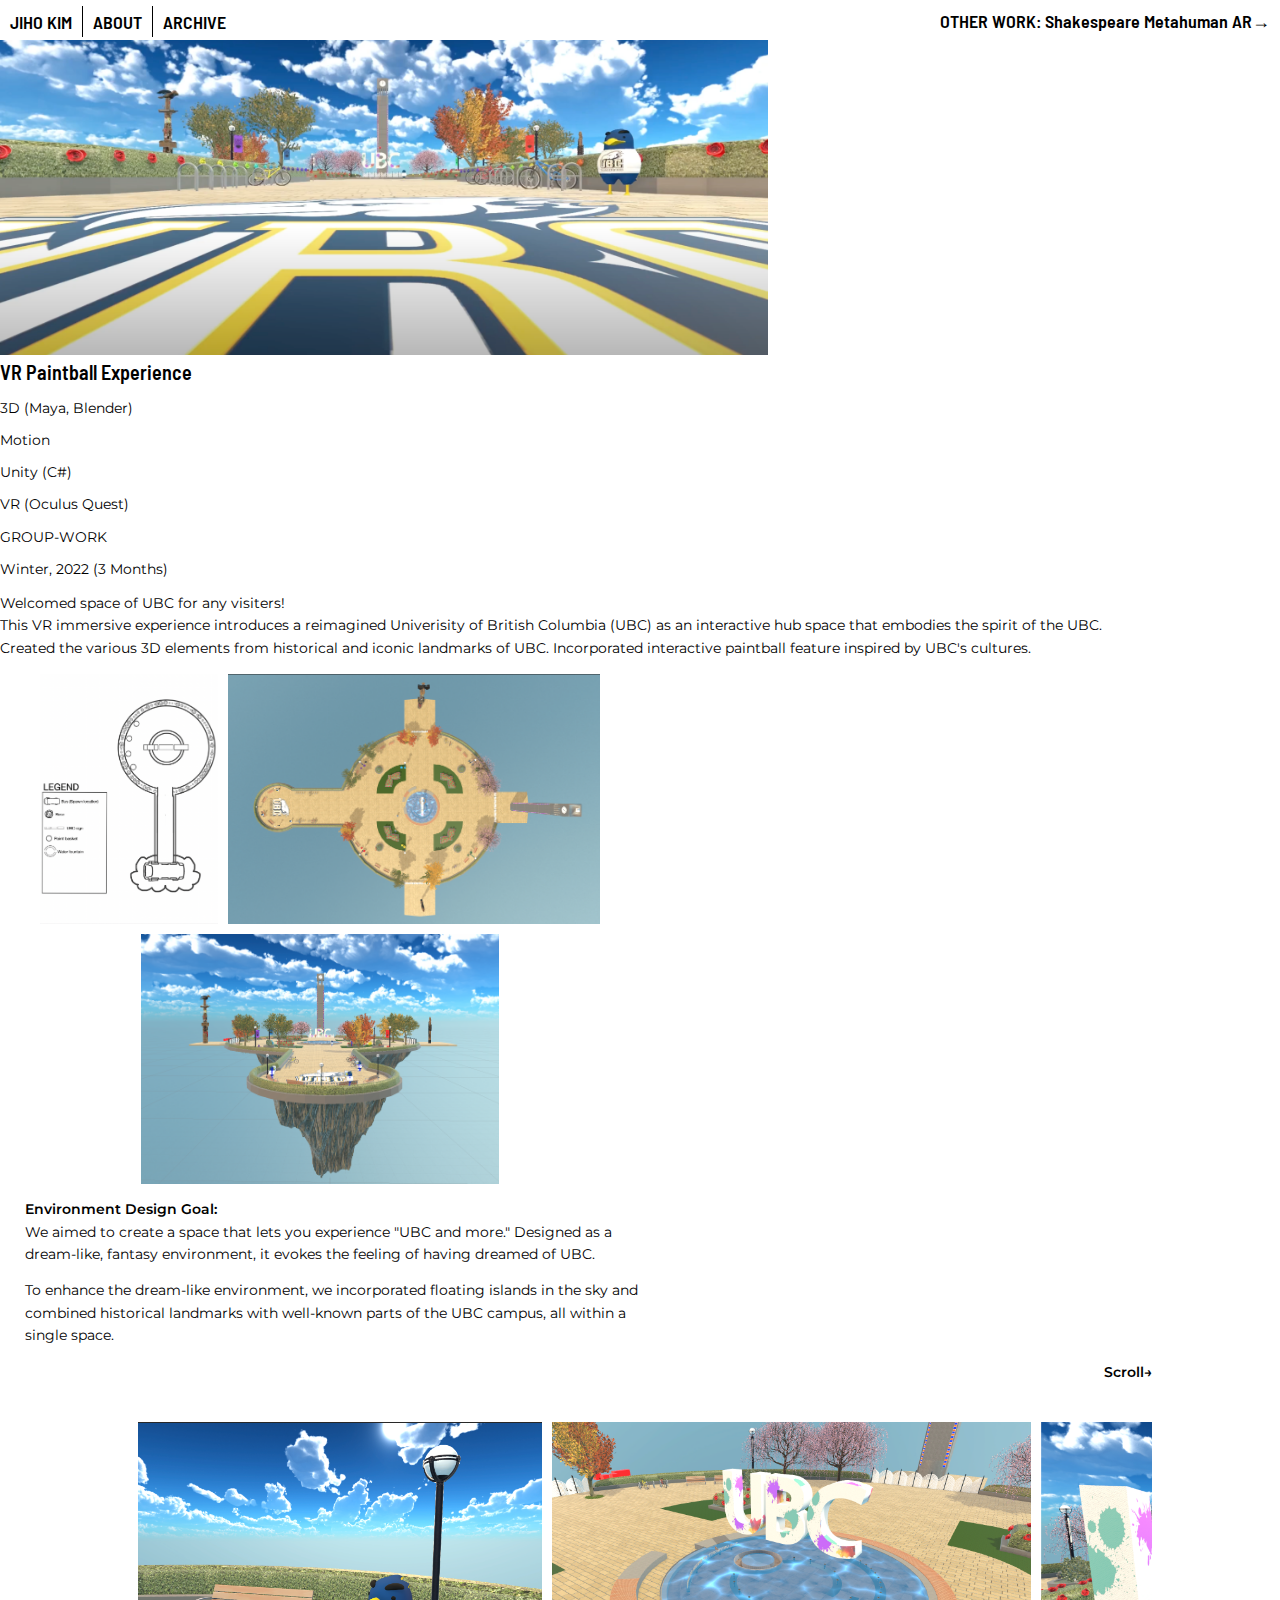
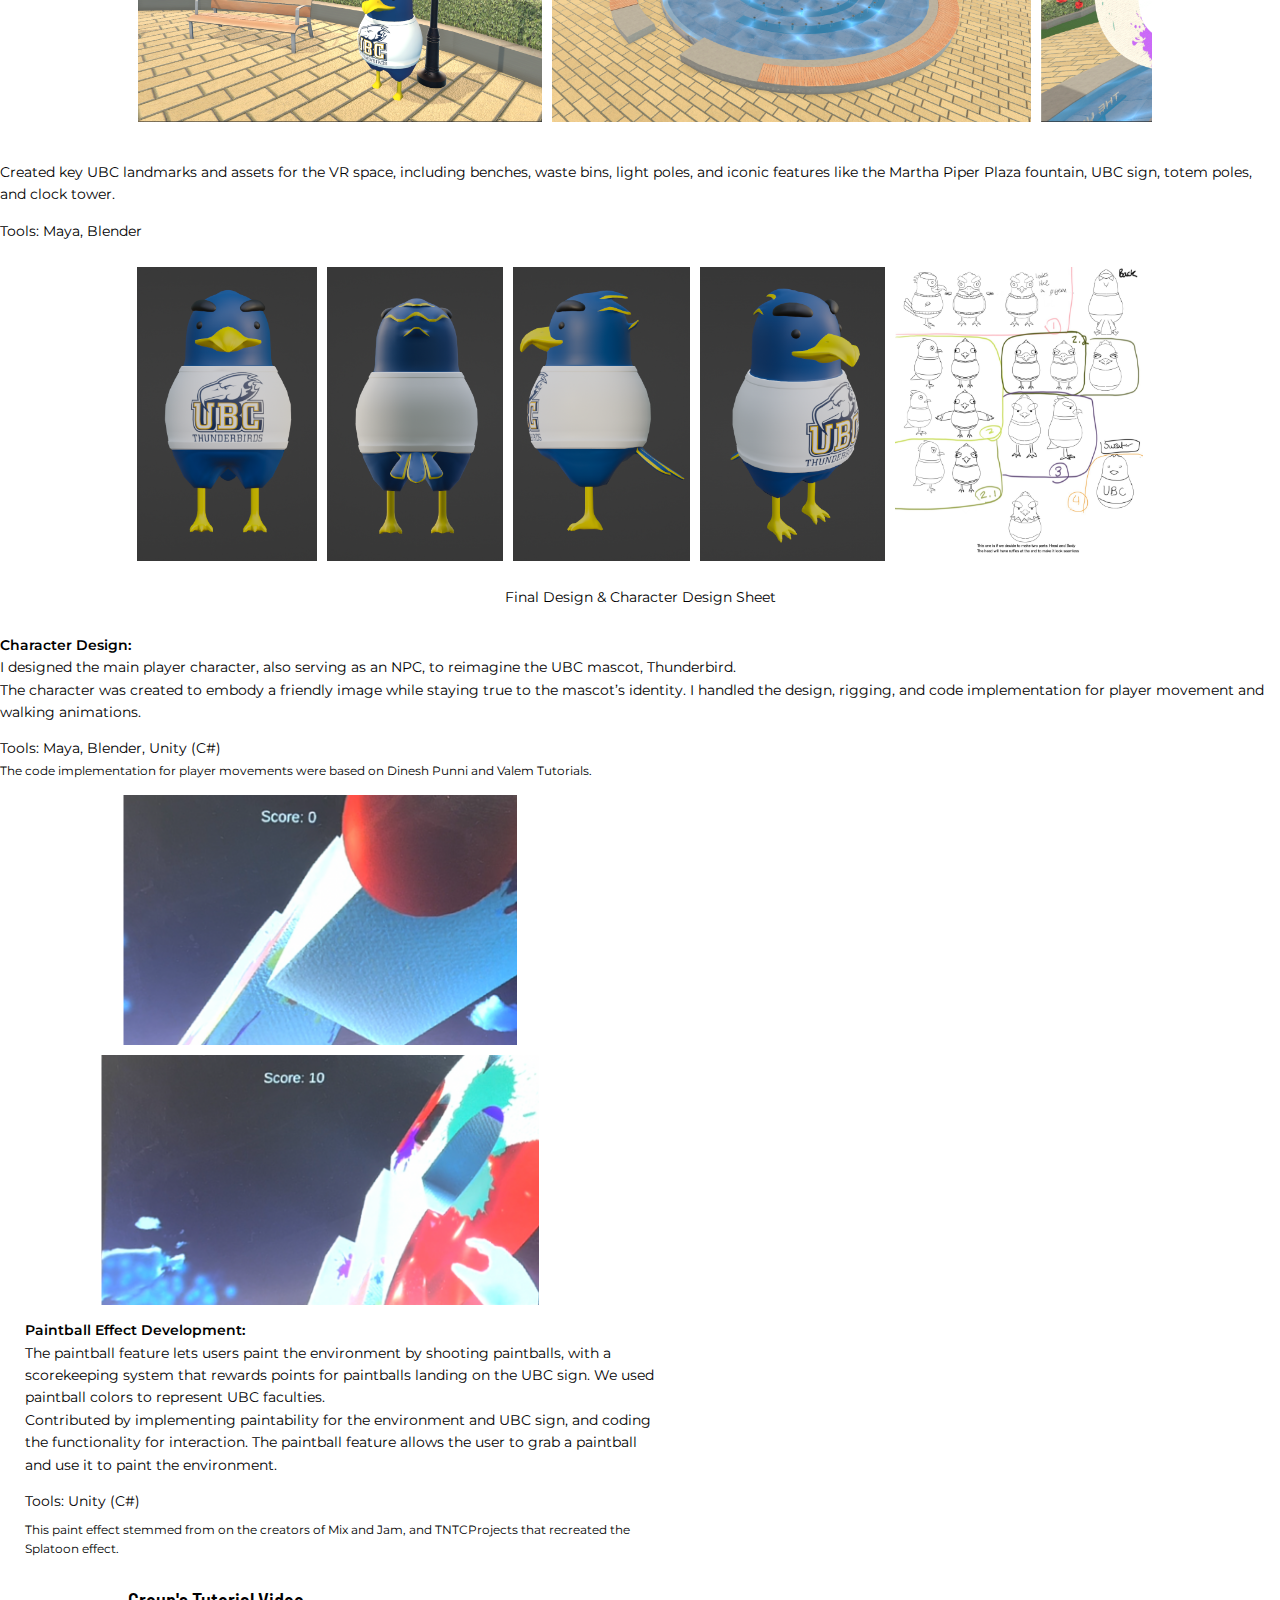
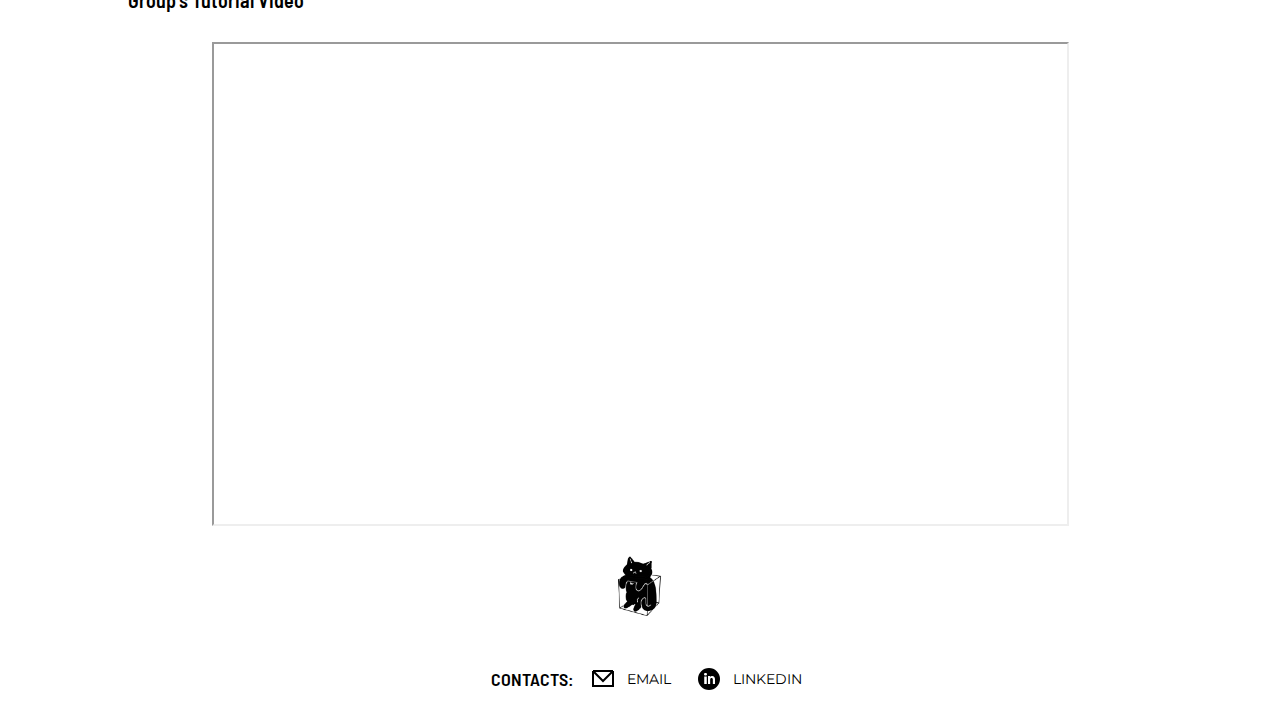
<file: vr.html>
<!-- about.html -->
<!DOCTYPE html>
<html>
  <head>
    <meta charset="utf-8" />
    <meta name="viewport" content="initial-scale=1, width=device-width" />

    <link rel="stylesheet" href="./css/global.css" />

    <link rel="stylesheet" href="./css/projectinfo.css" /> 
    <link rel="stylesheet" href="./css/image.css" /> 

    <link href="https://fonts.googleapis.com/css2?family=Barlow+Semi+Condensed:wght@300;400;500;600;700&display=swap" rel="stylesheet">
    <link href="https://fonts.googleapis.com/css2?family=Montserrat:wght@300;400;500;600;700&display=swap" rel="stylesheet">

    <title>VR Page</title>

  </head>
  <body>
    <nav>
      <div class="menu">
        <ul>
          <li>
            <a href="./index.html#introduction"><header2>JIHO KIM</header2></a>
            <img class="vectorlines" alt="" src="./public/vector-2.svg" />
          </li>
          <li>
            <a href="./index.html#about"><header2>ABOUT</header2></a>
            <img class="vectorlines" alt="" src="./public/vector-2.svg" />
          </li>
          <li>
            <a href="./archive.html"><header2>ARCHIVE</header2></a>
          </li>
          <li class="nextproject">
            <a href="./metahuman.html"><header2>OTHER WORK: Shakespeare Metahuman AR→<header2></a>
          </li>
        </ul>
      </div>
    </nav>
    

      
    <div class="mainpage">

      <div class="project-title">
        <img class="mainimg" alt="" src="./public/vr_paintball.png" />

        <header class="name"> VR Paintball Experience</header>
        <p class="type">3D (Maya, Blender)</p>
        <p class="type">Motion</p>
        <p class="type">Unity (C#)</p>
        <p class="type">VR (Oculus Quest)</p>
        <p class="type">GROUP-WORK</p>
        <p class="type">Winter, 2022 (3 Months)</p>



      </div>
      <div class="description">
        <p>
          Welcomed space of UBC for any visiters!<br>
          This VR immersive experience introduces a reimagined Univerisity of British Columbia (UBC) as an interactive hub space that embodies the spirit of the UBC.
          <br>
          Created the various 3D elements from historical and iconic landmarks of UBC. Incorporated interactive paintball feature inspired by UBC's cultures.   

        </p>
      </div>

    <div class="section">
      <div class="gallery-side">
        <ul class="image-gallery">
          <li>
            <img class="img" alt="" src="./public/vr/original_layout.png" />
          </li>
          <li>
            <img class="img" alt="" src="./public/vr/view3.png" />
          </li>
          <li>
            <img class="img" alt="" src="./public/vr/view1.png" />
          </li>
       </ul>
      </div>
      <div class="description-side">
        <p>
          <strong>Environment Design Goal:</strong>
          <br> We aimed to create a space that lets you experience "UBC and more." Designed as a dream-like, fantasy environment, it evokes the feeling of having dreamed of UBC.
        </p>
        <p>
          To enhance the dream-like environment, we incorporated floating islands in the sky and combined historical landmarks with well-known parts of the UBC campus, all within a single space.        </p>
      
      </div>
    </div>


    <div class="sidecaption">
      <strong>Scroll→</strong>
    </div>
      <div class="gallery">
        <ul class="image-gallery-2">
          <li>
            <img class="img" alt="" src="./public/vr/assets.png" />
          </li>
          <li>
            <img class="img" alt="" src="./public/vr/fountain.png" />
          </li>
          <li>
            <img class="img" alt="" src="./public/vr/ubcsign.png" />
          </li>
          <li>
            <img class="img" alt="" src="./public/vr/clock.png" />
          </li>
          <li>
            <img class="img" alt="" src="./public/vr/lightpole.png" />
          </li>

          <li>
            <img class="img" alt="" src="./public/vr/totem1.png" />
          </li>
          <li>
            <img class="img" alt="" src="./public/vr/totem2.png" />
          </li>
      </div>


      <div class="description">
        <p>
          Created key UBC landmarks and assets for the VR space, including benches, waste bins, light poles, and iconic features like the 
          Martha Piper Plaza fountain, UBC sign, totem poles, and clock tower. </p>
          <p>
            Tools: Maya, Blender
          </p>
      </div>
      <div class="gallery">
        <ul class="image-gallery-3">
          <li>
            <img class="img1" alt="" src="./public/vr/bird_f.png" />
          </li>
          <li>
            <img class="img1" alt="" src="./public/vr/bird_b.png" />
          </li>
          <li>
            <img class="img1" alt="" src="./public/vr/bird_s.png" />
          </li>
          <li>
            <img class="img1" alt="" src="./public/vr/bird_p.png" />
         </li>
          <li>
            <img class="sketch" alt="" src="./public/vr/bird_model_sketch.jpg" />
          </li>
      </div>
        <div class="caption">
          <p>Final Design & Character Design Sheet</p>
        </div>

      <div class="description">
        <p>
          <strong>Character Design: </strong><br>
          I designed the main player character, also serving as an NPC, to reimagine the UBC mascot, Thunderbird. 
          <br>The character was created to embody a friendly image while staying true to the mascot’s identity. 
          I handled the design, rigging, and code implementation for player movement and walking animations.
        </p>
        <p>
          Tools: Maya, Blender, Unity (C#)
        </p>
        <div class="sidenote">
          <p>
            The code implementation for player movements were based on Dinesh Punni and Valem Tutorials.
          </p>
        </div>
      </div>



    <div class="section">
      <div class="gallery-side">
        <ul class="image-gallery">
          <li>
            <img class="img" alt="" src="./public/vr/vr7.png" />
          </li>
          <li>
            <img class="img" alt="" src="./public/vr/vr8.png" />

          </li>
        </ul>
      </div>
      <div class="description-side">
        <p>
          <strong>Paintball Effect Development:</strong><br>
      The paintball feature lets users paint the environment by shooting paintballs, with a scorekeeping system that rewards points for paintballs landing on the UBC sign. 
      We used paintball colors to represent UBC faculties. 
      <br>Contributed by implementing paintability for the environment and UBC sign, and coding the functionality for interaction.
        The paintball feature allows the user to grab a paintball and use it to paint the environment.
      </p>
      <p>
        Tools: Unity (C#)
      </p>
        <div class="sidenote">
          <p>
            This paint effect stemmed from on the creators of Mix and Jam, and TNTCProjects that recreated the Splatoon effect.
          </p>
        </div>
      </div>
    </div>

    <div class="extra">
      <header>
        Group's Tutorial Video
      </header>
    </div>

    <div class="videotutorial">

      <iframe 
        src="https://www.youtube.com/embed/QWUY9VxJblE" 
        ></iframe>
    </div>

    <section class="logo">
      <img src="./public/cat.jpg" alt="Project 1 cat">
  </section>

    </div>
    <footer>
      <div class="contacts-more">
        <header2>CONTACTS:</header2>

        <ul>
          <li>
            <img class="icon" alt="" src="./public/email_icon.svg" />
            <a href="mailto:jiho.5640@gmail.com">EMAIL</a>
          </li>
          <li>
            <img class="icon" alt="" src="./public/linkedin_icon.svg" />
            <a href="https://linkedin.com/in/jiho-kim-595521282">LINKEDIN</a>
          </li>
        </ul>
      <div>
    </footer>
  </body>



</html>
</file>
<file: css/global.css>
:root {
  /* fonts */
 --font-primary: 'Montserrat', sans-serif; 
  --font-secondary: 'Barlow Semi Condensed', sans-serif;

  /* font sizes */
  --font-size-11xl: 30px;
  --font-size-21xl: 40px;
  --font-size-lg: 18px;

  /* Colors */
  --color-black: #000;
}
body {
  margin: 0;
  line-height: normal;
  font-size: 14px;
  font-family: var(--font-primary); /* Default: Barlow Semi Condensed */

}


h1, h2, h3, header {
  font-family: var(--font-secondary); /* Headings: Montserrat */
  font-size: 20px;
  font-weight: 600;
  pointer-events: none;
  margin-bottom: 10px;
}

header2 {
  font-family: var(--font-secondary); /* Headings: Montserrat */
  font-size: 18px;
  font-weight: 600;
  pointer-events: none;
}

header3 {
  font-family: var(--font-secondary); /* Headings: Montserrat */
  font-size: 32px;
  font-weight: 600;
  pointer-events: none;
}

header4 {
  font-family: var(--font-secondary); /* Headings: Montserrat */
  font-size: 24px;
  font-weight: 600;
  pointer-events: none;
  margin-left: 20px;
}


/* Media query for screens smaller than 852px */
@media (min-width: 1600px) {
  body {
      font-size: 16px;  /* Font size stays 16px on screens up to 852px */
  }
  header {
    font-size: 24px; 
    font-weight: 600;
  }
  header3 {
    font-size: 40px;
  }
}


strong {
  font-weight: 600;
}


html {
  scroll-snap-type: y mandatory;
}

body::-webkit-scrollbar {
  display: none;
}

nav {
  position: fixed;
  width: 20%;
  padding: 5px 0 2px 0;
  z-index: 12;
  /* background-color: #ebe3df; */
  /* left:0.5%; */
}
  
.menu ul {
  display: flex;
  list-style: none;
  padding: 0;
  margin: 0.1px;
}
  
.menu ul li {
  display: flex; /* Use flexbox to align items vertically */
  align-items: center; /* Vertically center items within each list item */
}
  
.menu ul li a {
  text-decoration: none;
  color: black;
  font-size: 16px;
  font-weight: 500;
  /* margin: 3px 5px; */

  padding: 5px 10px;
  position: relative;
  transition: all 0.3s ease;
}
  
.menu ul li a:hover {
  background-color: black;
  color: white;
  box-shadow: 3px 3px 2px 1px rgba(100, 100, 100, 0.4);

}

.menu ul li img.vectorlines {
  top: 50%;
  /* transform: translateY(-50%); */
}
  
footer {
  position: fixed;
  bottom: 0%;
  width: 100%;
  padding: 10px 0;
  margin-bottom: 0.4%;
  z-index: 12;
  left:0%;
}
  
.contacts {
  position: relative;
  padding-left: 0.5%;
  text-align: left;
  text-decoration: none;
  color: black;
}

.contacts ul {
  display: inline-flex; /* Wrap content only */
  list-style: none;
  padding: 0;
  margin: 0;
}

.contacts ul li {
  display: inline-flex; /* Wrap content only */
  align-items: center; /* Vertically center items */
  margin-bottom: 10px; /* Add spacing between email and LinkedIn items */
}

.contacts ul li a {
  text-decoration: none;
  color: black;
  font-size: 16px;
  font-weight: 500;
  padding: 2px 8px 2px 2px;
  position: relative;
  transition: all 0.3s ease;
}

.contacts ul li:hover .icon {
  filter: invert(1); /* Invert icon color for contrast */
}

.contacts ul li:hover {
  background-color: black;
  box-shadow: 3px 3px 2px 1px rgba(100, 100, 100, 0.4);

}

.contacts ul li:hover a {
  color: white;
}

.icon {
  /* top: 50%;  */
  margin-left: 0.1px;
  padding: 2px 5px 2px 8px;
  /* transform: translate(-50%, -50%);  */
}

.title {
  position: absolute;
  font-family: var(--font-sora);
  top: 50%;
  left: 55%;
  transform: translate(-50%, -50%);
  font-size: 30px; 
  letter-spacing: 2px; 
  line-height: 60px;
  text-align: left;
  width: 100%;
  height: 57px;
}


.name {
  left:0.5%;
  display: block;
} 

.nextproject {
  margin-left: auto;

}

.intro-main p {
  font-size: 16px;
  line-height: 1.6;
}


.logo {
  left: 50%; /* Move the menu's left edge to the center */
  transform: translateX(-50%); /* Adjust by 50% of the menu's width */
  margin-top: 10px;
  display: flex; /* Align menu items horizontally */
  position: relative;
  justify-content: center;
  height: 120px; /* Adjust height if needed */
}

.logo img {
  max-width: 125px; /* Limit the size of the logo */
}
</file>
<file: css/projectinfo.css>
nav {
  background-color: white;
  width: 100%;
}
  footer {
    position: relative;
    bottom: 100%;
    width: 100%;
    z-index: 12;

  }
  
  .mainpage {
    position: relative;
    width: 100%;
    height: 100%;
    padding-top: 10px;
    line-height: 1.6;


  }

  .project-title-image {
    margin-left: 10%;
    margin-right: 10%;
    margin-top: 2%;
    display: block;
  }

  .project-description {
    width:100%;
    margin-top: 0.5%;
    margin-bottom: 25px;
  }

  .project-intro{
    position: relative;
    display: flex;               /* Enable Flexbox */
    justify-content: center;     /* Center content horizontally */
    margin: 5px auto;              /* Center the div itself horizontally within its parent */
    width: 80%;
}

  .project-title {

    width: 60%;
    margin-right: 20px;
    line-height: 1.3;
  }

  .project-type {
    font-size: 14px;
    margin-left: 35px;
  }


  .mainimg {
    width:100%;
  }


  .description a {
    text-decoration: none;
    color: black;
  }


  .links p{
    margin-top: 0%;
    margin-bottom: 1%;
  }

  .links a {
    text-decoration: none;
    color: black;
    padding: 0.5%;

  }

  .links a:hover{
    color: white;
    background-color: black;
    box-shadow: 3px 3px 2px 1px rgba(100, 100, 100, 0.4);

  }


  .description {
    margin-bottom: 15px;
  }

  .description-side {

    /* margin: 1.5% 10% 4% 10%;   */
    width: 50%;
    margin-left: 25px;
  }

  .side-display {
    display: flex;
    align-items: center;
    justify-content: space-between;
    margin-bottom: 4%;
    width: 80%;
    margin: 10px auto;
  }
  .sub-header {
    width: 80%;
    margin: 25px auto;
  }

  .caption {
    text-align: center;
    z-index: 2;
    margin-bottom: 25px;
  }
  .caption p {
    margin: 0%;
    z-index: 2;
  }

  .caption2 {
    text-align: center;
    z-index: 2;
    margin-top: -25px;
    margin-bottom: 25px;
  }

  .sidecaption {
    text-align: right;
    margin-right: 10%;  
  }

  .sidecaption p {
    margin: 0%;
  }

  .sidenote {
    font-size: 12px;
    margin-top: -1%;
    }

  .furthernote {
    align-items: center;
  }

  .description2 {
    width: 80%;
    margin: 10px auto;
  }

  .gallery-side {
    width: 50%;
    left: 0%;
  }

  .image-gallery, .image-gallery-large, .image-gallery-5 {
    display: flex;
    flex-wrap: wrap;
    justify-content: center;
    list-style: none;
    padding-left: 0%;
    gap: 10px;
    margin: 0%;
  }

  .image-gallery-large2 {
  display: flex;
  flex-wrap: wrap;
  justify-content: center;
  list-style: none;
  padding-left: 0%;
  gap: 10px;
  margin: 0%;
}

  .image-gallery li {
    height: 250px;
    width: fit-content;
    position: relative;

  }
  
  .image-gallery-5 li {
    height: 12vw;
    width: fit-content;
    position: relative;
    aspect-ratio: 16 / 12; /* This ensures a 16:9 aspect ratio */

  }

  .image-gallery-large li {
    height: 350px;
    position: relative;
    aspect-ratio: 16 / 10; /* This ensures a 16:9 aspect ratio */

  }

  .image-gallery-large2 li {
    height: 30vw;
    position: relative;

  }
  

  .image-gallery-large li img {
    object-fit: cover;
    width: 100%;
    height: 100%;
    vertical-align: middle;
  }

  .image-gallery-large2 li img {
    object-fit: cover;
    width: 100%;
    height: 100%;
    vertical-align: middle;
  }
  .image-gallery-5 li img {
    object-fit: cover;
    width: 100%;
    height: 100%;
    vertical-align: middle;
  }



  .image-gallery li img {
    object-fit: cover;
    width: 100%;
    height: 100%;
    vertical-align: middle;
  }
  .image-gallery-caption {
    display: flex;
    flex-wrap: wrap;
    justify-content: center;
    list-style: none;
    padding-left: 0;
    gap: 50px;
  }
  
  .image-gallery-caption li {
    position: relative;
    width: 100%; /* Make each list item take full width of the container */
    max-width: 800px; /* Limit max width to a specific value */
    height: auto; /* Auto height so the aspect ratio is maintained */
  }
  
  .image-gallery-caption li img {
    object-fit: cover;
    width: 100%; /* Image takes up 100% of the li width */
    height: 100%; /* Image takes up 100% of the li height */
    vertical-align: middle;
  }
  
  

  .gallery {
    overflow-x: scroll;
    width: 80%;
    margin: 25px auto;
    display: flex;
    justify-content: center;
    }


  .gallery::-webkit-scrollbar {
    display: none;
  }
  .image-gallery-2 {
    display: flex;
    list-style: none;
    gap: 10px;
    overflow-x: auto;
    padding-left: 10px;
    scrollbar-width: thin;
    scrollbar-color: transparent transparent;
  }
  
  .image-gallery-2::-webkit-scrollbar {
    height: 8px;
    opacity: 0;
    transition: opacity 0.3s ease;
  }
  
  .image-gallery-2:hover::-webkit-scrollbar {
    opacity: 1;
  }
  
  .image-gallery-2::-webkit-scrollbar-thumb {
    background-color: rgba(0, 0, 0, 0.5);
    border-radius: 10px;
  }
  
  .image-gallery-2::-webkit-scrollbar-track {
    background-color: rgba(0, 0, 0, 0.1);
  }
  
  .image-gallery-2 li {
    height: 300px;
    position: relative;
  }
  
  .image-gallery-2 li img {
    height: 100%;
    width: auto;
    vertical-align: middle;
    object-fit: cover;
  }
  

  .prev-button,
  .next-button {
    position: absolute;
    top: 47%;
    transform: translateY(-50%);
    width: 40px;
    height: 40px;
    background-color: transparent;
    color: black;
    border: 1px solid black;
    border-radius: 50%;
    font-size: 20px;
    display: flex;
    justify-content: center;
    align-items: center;
    cursor: pointer;
    transition: all 0.3s ease;
  }
  
  .prev-button {
    left: 5%;
  }
  
  .next-button {
    right: 5%;
  }
  
  .prev-button:hover,
  .next-button:hover {
    background-color: black;
    color: white;
    box-shadow: 3px 3px 2px 1px rgba(100, 100, 100, 0.4);

  }


  .image-gallery-3 {
    display: flex;
    justify-content: center;
    list-style: none;

    padding-left: 0%;
    margin: 0%;
    gap: 10px;
  }

  .image-gallery-3 li {
    max-height: 23vw;
    position: relative;
  }
  
  .image-gallery-3 li img {
    height: 100%;
    vertical-align: middle;
  }


  .videotutorial {
    display: flex;
    justify-content: center;
    align-items: center;
  }

  iframe {
    width: 853px;
    height: 480px;
  }

  .paintball {
    display: flex;
    box-sizing: border-box; /* Optional: includes padding and border in the total width */
    width: 88vw;
  }

.image {
  text-align: center;
}

  .img {
    width:76%;
  }

.extra {
  width: 80%;
  margin:2% auto;
}
.center {
  text-align: center;
  padding:2px 6px;
}
.center a{
  color:black;
  text-decoration: none;
}

.center a:hover{
  background-color: black;
  color:white
  
}




.contacts-more {
  position: relative;
  display: flex;               /* Enable Flexbox */
  justify-content: center;     /* Center content horizontally */
  align-items: center;         /* Center content vertically */
  margin-top: 0px;
  width: 100%;                 /* Ensure it spans the full width */
  height: auto;                /* Let it grow with content */
}
  
.contacts-more ul {
  display: flex;
  list-style: none;
  padding: 0;
  margin: 0.1px;

}
  
.contacts-more ul li {
  display: flex; /* Use flexbox to align items vertically */
  align-items: center; /* Vertically center items within each list item */
  margin-left: 5%;
  
}
.contacts-more ul li a{
  text-decoration: none;
  color: black;
  padding: 2px 8px 2px 8px;

}


.contact-icon {
  text-decoration: none;
  color: black;
  font-weight: 500;
  margin: 1px 1px ;

  padding: 2px 8px 2px 0px;
  position: relative;
  transition: all 0.3s ease;
}



.contacts-more ul li:hover .icon{
  filter: invert(1); /* Invert icon color for contrast */
}
.contacts-more ul li:hover{
  background-color: black;
  box-shadow: 3px 3px 2px 1px rgba(100, 100, 100, 0.4);

}
  
.contacts-more ul li:hover a{
  color: white;
}
</file>
<file: css/image.css>
.planning_png {
    /* width: 100%; */
    /* height: 80%; */

}
</file>
